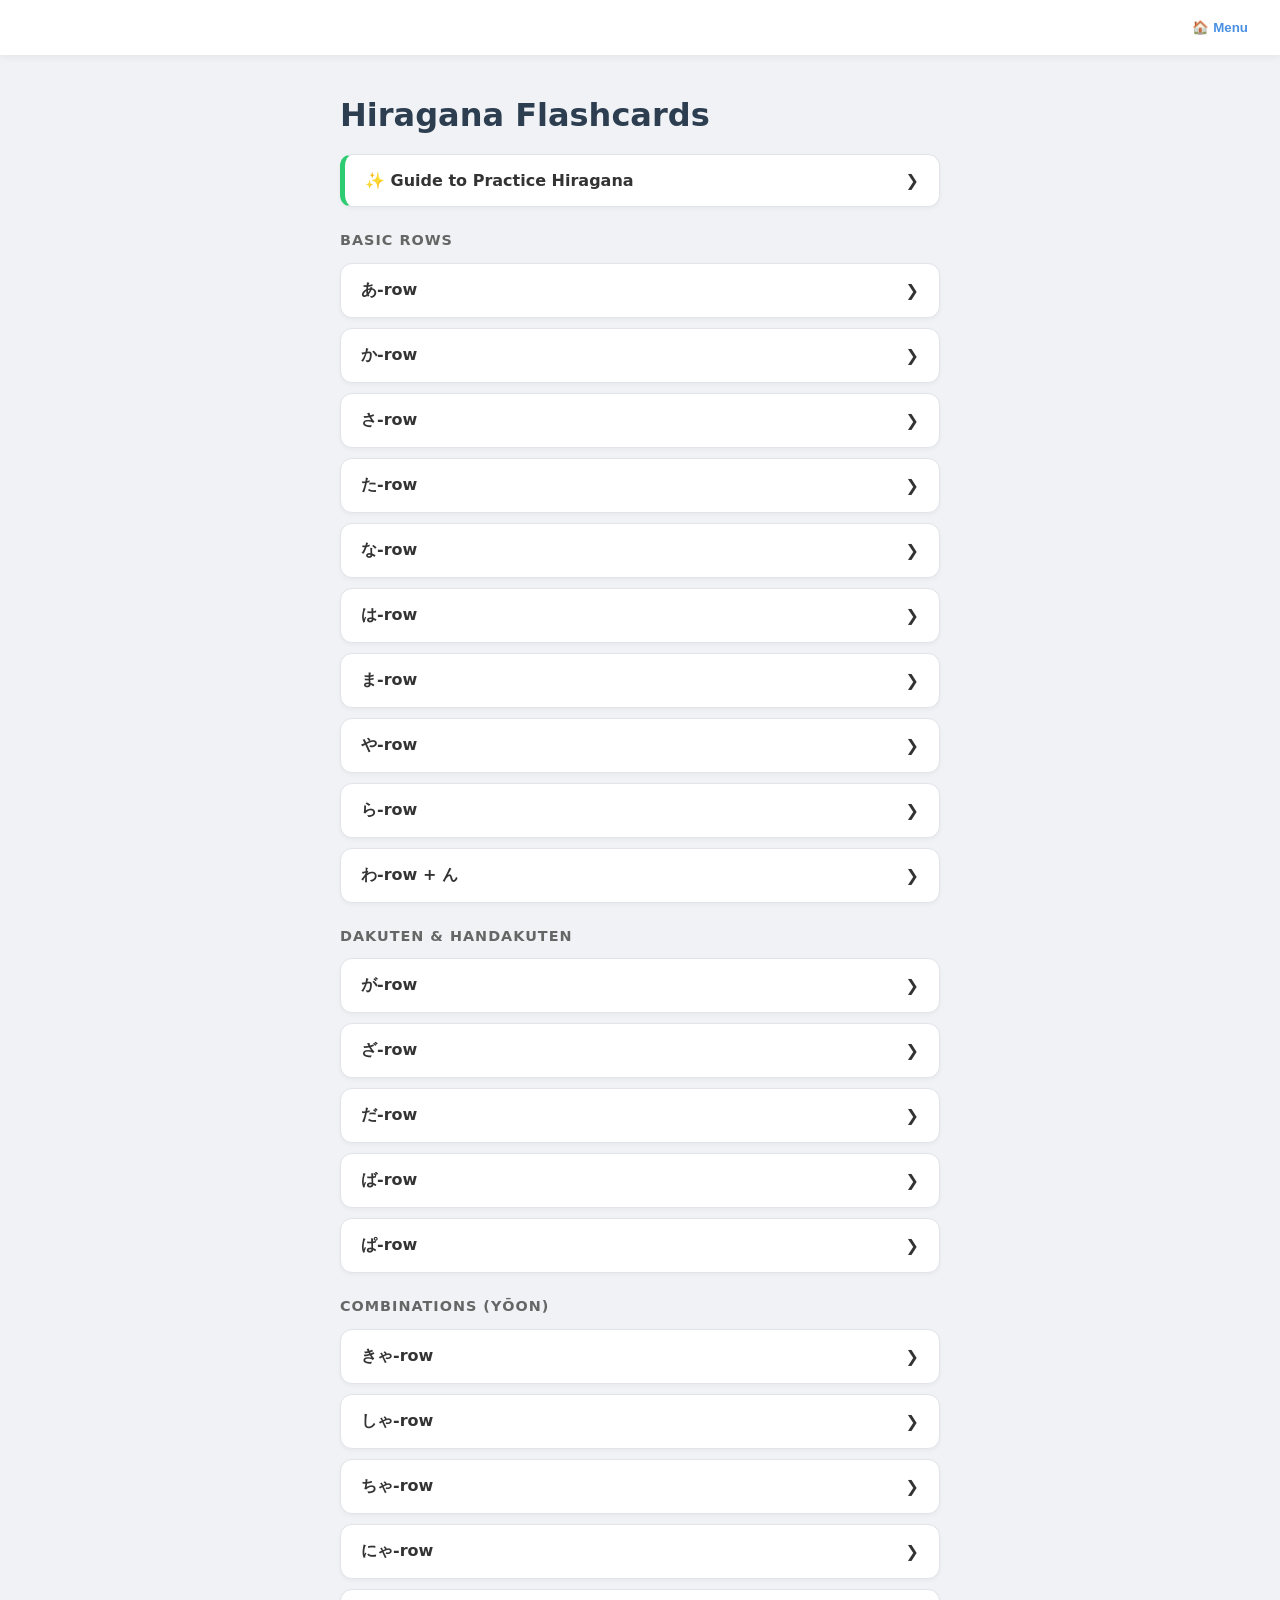
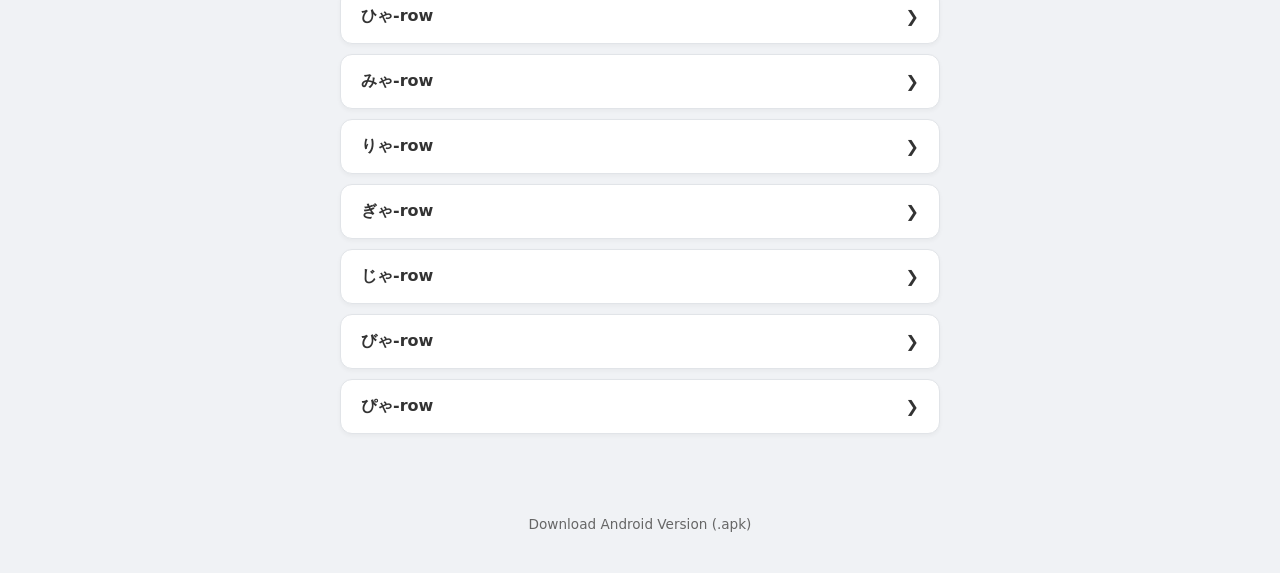
<file: index.html>
<!DOCTYPE html>
<html lang="ja">
<head>
    <meta charset="UTF-8" />
    <meta name="viewport" content="width=device-width, initial-scale=1.0" />
    <title>Learn Hiragana</title>
    <style>
        :root {
            --bg: #f0f2f5;
            --card-bg: #ffffff;
            --primary: #4a90e2;
            --primary-dark: #357abd;
            --text: #333;
            --text-light: #666;
            --accent: #eef5ff;
            --border: #e1e4e8;
            --shadow: 0 4px 12px rgba(0, 0, 0, 0.08);
        }

        * { box-sizing: border-box; }

        body {
            font-family: 'Segoe UI', 'Meiryo', system-ui, -apple-system, sans-serif;
            background-color: var(--bg);
            margin: 0;
            display: flex;
            flex-direction: column;
            align-items: center;
            color: var(--text);
            min-height: 100vh;
        }

        nav {
            width: 100%;
            background: white;
            padding: 12px 20px;
            box-shadow: 0 2px 8px rgba(0,0,0,0.06);
            display: flex;
            justify-content: space-between;
            align-items: center;
            position: sticky;
            top: 0;
            z-index: 1000;
        }

        .nav-btn {
            background: none;
            border: none;
            color: var(--primary);
            font-weight: 600;
            cursor: pointer;
            padding: 8px 12px;
            border-radius: 6px;
            transition: background 0.2s;
            display: flex;
            align-items: center;
            gap: 5px;
        }

        .nav-btn:hover { background: var(--accent); }

        .container {
            width: min(94%, 600px);
            margin: 20px auto;
            display: none;
            animation: fadeIn 0.3s ease-out;
            padding-bottom: 40px;
        }

        @keyframes fadeIn {
            from { opacity: 0; transform: translateY(10px); }
            to { opacity: 1; transform: translateY(0); }
        }

        .active { display: block; }

        h1, h2 { color: #2c3e50; margin-bottom: 20px; }
        h3 { margin-top: 25px; color: var(--text-light); font-size: 0.9rem; text-transform: uppercase; letter-spacing: 1px; }

        .menu-grid {
            display: grid;
            grid-template-columns: 1fr;
            gap: 10px;
        }

        .list-item {
            background: white;
            padding: 16px 20px;
            border-radius: 12px;
            cursor: pointer;
            box-shadow: 0 2px 4px rgba(0,0,0,0.04);
            font-weight: 600;
            display: flex;
            justify-content: space-between;
            align-items: center;
            border: 1px solid var(--border);
            transition: all 0.2s;
        }

        .list-item:hover {
            transform: translateY(-2px);
            border-color: var(--primary);
            box-shadow: var(--shadow);
            background: var(--accent);
        }

        .guide-content {
            background: white;
            padding: 25px;
            border-radius: 15px;
            box-shadow: var(--shadow);
            line-height: 1.6;
        }

        .guide-content h4 { color: var(--primary); margin-top: 20px; margin-bottom: 10px; }
        .guide-content p { margin-bottom: 15px; color: #444; }
        .guide-content ul { padding-left: 20px; }
        .guide-content li { margin-bottom: 10px; }

        .flashcard-wrapper {
            perspective: 1000px;
            height: clamp(450px, 75vh, 600px);
            margin-bottom: 20px;
            overflow: hidden;
        }

        .slide-container {
            width: 100%;
            height: 100%;
            transition: transform 0.4s ease-out;
        }

        .flashcard {
            position: relative;
            width: 100%;
            height: 100%;
            transition: transform 0.6s cubic-bezier(0.4, 0, 0.2, 1);
            transform-style: preserve-3d;
            border-radius: 20px;
            cursor: pointer;
        }

        .flashcard.flipped { transform: rotateY(180deg); }

        .animate-slide-right { animation: slideInFromRight 0.4s ease-out; }
        .animate-slide-left { animation: slideInFromLeft 0.4s ease-out; }

        @keyframes slideInFromRight {
            from { transform: translateX(100%); opacity: 0; }
            to { transform: translateX(0); opacity: 1; }
        }

        @keyframes slideInFromLeft {
            from { transform: translateX(-100%); opacity: 0; }
            to { transform: translateX(0); opacity: 1; }
        }

        .card-face {
            position: absolute;
            width: 100%;
            height: 100%;
            backface-visibility: hidden;
            border-radius: 20px;
            background: white;
            box-shadow: var(--shadow);
            border: 1px solid var(--border);
            display: flex;
            flex-direction: column;
            align-items: center;
            justify-content: center;
            padding: 20px;
        }

        .download-footer {
            margin-top: auto;
            padding: 20px 0 40px 0;
            text-align: center;
            width: 100%;
        }

        .download-link {
            color: var(--text-light);
            text-decoration: none;
            font-size: 0.85rem;
            transition: color 0.2s;
            display: inline-flex;
            align-items: center;
            gap: 5px;
        }

        .download-link:hover {
            color: var(--primary);
            text-decoration: underline;
        }

        .card-front {
            font-size: 8rem;
            font-weight: bold;
            color: #222;
        }

        .card-back {
            transform: rotateY(180deg);
            background: #fdfdfd;
            justify-content: space-between;
        }

        .media-container {
            width: 100%;
            max-width: 250px;
            height: 200px;
            background: #f8f9fa;
            border-radius: 12px;
            display: flex;
            align-items: center;
            justify-content: center;
            overflow: hidden;
            border: 2px dashed #ddd;
            margin-top: 10px;
        }

        .media-container video, .media-container img {
            width: 100%;
            height: 100%;
            object-fit: contain;
        }

        .hint-text {
            position: absolute;
            bottom: 20px;
            font-size: 0.75rem;
            color: #bbb;
            text-transform: uppercase;
            letter-spacing: 2px;
        }

        .reading-value { 
            font-size: 4rem; 
            color: var(--primary); 
            font-weight: bold; 
            text-align: center;
            padding: 0 10px;
        }

        /* NEW STYLES FOR THE BRACKETS */
        .reading-value span.instruction {
            display: block;
            font-size: 1.1rem; /* Much smaller */
            color: #000000;    /* Black color */
            font-weight: normal;
            margin-top: 10px;
        }

        .type-label { font-size: 0.9rem; color: #888; text-transform: uppercase; font-weight: bold; margin-top: 10px; }

        .speak-btn {
            background: var(--primary);
            color: white;
            border: none;
            padding: 12px 30px;
            border-radius: 30px;
            font-size: 1.2rem;
            cursor: pointer;
            transition: transform 0.1s, background 0.2s;
            margin-bottom: 40px;
        }
        .speak-btn:hover { background: var(--primary-dark); }
        .speak-btn:active { transform: scale(0.95); }

        .progress-info {
            text-align: center;
            font-size: 0.9rem;
            color: var(--text-light);
            margin-bottom: 10px;
        }

        .next-row {
            display: grid;
            grid-template-columns: 1fr 1fr 1fr;
            gap: 10px;
        }

        .nav-card-btn {
            padding: 14px;
            background: var(--primary);
            color: white;
            border: none;
            border-radius: 10px;
            cursor: pointer;
            font-weight: 600;
            transition: opacity 0.2s;
        }
        .nav-card-btn.secondary { background: #6c757d; }
        .nav-card-btn.tertiary { background: #2ecc71; }
        .nav-card-btn:active { opacity: 0.8; }

        @media (max-width: 500px) {
            .card-front { font-size: 6rem; }
            .reading-value { font-size: 3rem; }
            .media-container { height: 150px; }
        }
    </style>
</head>
<body>

<nav>
    <button class="nav-btn" id="back-button" onclick="goBack()" style="visibility: hidden;">← Back</button>
    <button class="nav-btn" onclick="showSection('home')">🏠 Menu</button>
</nav>

<div id="home" class="container active">
    <h1>Hiragana Flashcards</h1>
    
    <div class="menu-grid" style="margin-bottom: 20px;">
        <div class="list-item" style="border-left: 5px solid #2ecc71;" onclick="showSection('guide', true)">✨ Guide to Practice Hiragana <span>❯</span></div>
    </div>

    <h3>Basic Rows</h3>
    <div class="menu-grid">
        <div class="list-item" onclick="startFlashcards('A')">あ-row <span>❯</span></div>
        <div class="list-item" onclick="startFlashcards('KA')">か-row <span>❯</span></div>
        <div class="list-item" onclick="startFlashcards('SA')">さ-row <span>❯</span></div>
        <div class="list-item" onclick="startFlashcards('TA')">た-row <span>❯</span></div>
        <div class="list-item" onclick="startFlashcards('NA')">な-row <span>❯</span></div>
        <div class="list-item" onclick="startFlashcards('HA')">は-row <span>❯</span></div>
        <div class="list-item" onclick="startFlashcards('MA')">ま-row <span>❯</span></div>
        <div class="list-item" onclick="startFlashcards('YA')">や-row <span>❯</span></div>
        <div class="list-item" onclick="startFlashcards('RA')">ら-row <span>❯</span></div>
        <div class="list-item" onclick="startFlashcards('WA')">わ-row + ん <span>❯</span></div>
    </div>

    <h3>Dakuten & Handakuten</h3>
    <div class="menu-grid">
        <div class="list-item" onclick="startFlashcards('GA')">が-row <span>❯</span></div>
        <div class="list-item" onclick="startFlashcards('ZA')">ざ-row <span>❯</span></div>
        <div class="list-item" onclick="startFlashcards('DA')">だ-row <span>❯</span></div>
        <div class="list-item" onclick="startFlashcards('BA')">ば-row <span>❯</span></div>
        <div class="list-item" onclick="startFlashcards('PA')">ぱ-row <span>❯</span></div>
    </div>

    <h3>Combinations (Yōon)</h3>
    <div class="menu-grid">
        <div class="list-item" onclick="startFlashcards('KYA')">きゃ-row <span>❯</span></div>
        <div class="list-item" onclick="startFlashcards('SHA')">しゃ-row <span>❯</span></div>
        <div class="list-item" onclick="startFlashcards('CHA')">ちゃ-row <span>❯</span></div>
        <div class="list-item" onclick="startFlashcards('NYA')">にゃ-row <span>❯</span></div>
        <div class="list-item" onclick="startFlashcards('HYA')">ひゃ-row <span>❯</span></div>
        <div class="list-item" onclick="startFlashcards('MYA')">みゃ-row <span>❯</span></div>
        <div class="list-item" onclick="startFlashcards('RYA')">りゃ-row <span>❯</span></div>
        <div class="list-item" onclick="startFlashcards('GYA')">ぎゃ-row <span>❯</span></div>
        <div class="list-item" onclick="startFlashcards('JA')">じゃ-row <span>❯</span></div>
        <div class="list-item" onclick="startFlashcards('BYA')">びゃ-row <span>❯</span></div>
        <div class="list-item" onclick="startFlashcards('PYA')">ぴゃ-row <span>❯</span></div>
    </div>
</div>

<div id="guide" class="container">
    <h2>From Me, Guide to practice Hiragana</h2>
    <div class="guide-content">
        <p>Learning Hiragana is the first step to unlocking the Japanese language! Here are some helpful tips to help you master them quickly and fun!</p>
        <h4>1. Understand the "A-I-U-E-O" Order</h4>
        <p>Japanese follows a very consistent vowel pattern: <strong>A, I, U, E, O</strong>.</p>
        <h4>2. Practice Writing (Stroke Order)</h4>
        <p>Japanese characters are meant to be written in a specific order. Writing them out by hand helps your brain remember the shapes.</p>
        <h4>3. Daily Flashcard Rounds</h4>
        <p>Learn around <strong>5-10</strong> characters per day. Use the <strong>Shuffle</strong> button frequently.</p>
        <p style="text-align:center; font-weight:bold; margin-top:30px; color:var(--primary);">God bless with your studies! You've got this!</p>
    </div>
</div>

<div id="fc-player" class="container">
    <h2 id="category-title">Category</h2>
    <div id="fc-progress" class="progress-info">Card 0 of 0</div>
    <div class="flashcard-wrapper">
        <div id="slide-container" class="slide-container">
            <div class="flashcard" id="card" onclick="flipCard()">
                <div class="card-face card-front">
                    <div id="front-text"></div>
                    <div class="hint-text">Tap to Flip</div>
                </div>
                <div class="card-face card-back">
                    <div class="type-label">Romaji</div>
                    <div class="reading-value" id="reading-text"></div>
                    <div class="media-container" id="media-content"></div>
                    <button class="speak-btn" onclick="speakCurrentCard(event)">Pronunciation</button>
                    <div class="hint-text">Tap to Flip Back</div>
                </div>
            </div>
        </div>
    </div>

    <div class="next-row">
        <button class="nav-card-btn secondary" onclick="previousCard()">← Prev</button>
        <button class="nav-card-btn tertiary" onclick="shuffleCurrentDeck()">Shuffle</button>
        <button class="nav-card-btn" onclick="nextCard()">Next →</button>
    </div>
</div>

<script>
    const allDecks = {
        'A': [{f: "あ", r: "a", v: "videos/あ.gif"}, {f: "い", r: "i", v: "videos/い.gif"}, {f: "う", r: "u", v: "videos/う.gif"}, {f: "え", r: "e", v: "videos/え.gif"}, {f: "お", r: "o", v: "videos/お.gif"}],
        'KA': [{f: "か", r: "ka", v: "videos/か.gif"}, {f: "き", r: "ki", v: "videos/き.gif"}, {f: "く", r: "ku", v: "videos/く.gif"}, {f: "け", r: "ke", v: "videos/け.gif"}, {f: "こ", r: "ko", v: "videos/こ.gif"}],
        'SA': [{f: "さ", r: "sa", v: "videos/さ.gif"}, {f: "し", r: "shi", v: "videos/し.gif"}, {f: "す", r: "su", v: "videos/す.gif"}, {f: "せ", r: "se", v: "videos/せ.gif"}, {f: "そ", r: "so", v: "videos/そ.gif"}],
        'TA': [{f: "た", r: "ta", v: "videos/た.gif"}, {f: "ち", r: "chi", v: "videos/ち.gif"}, {f: "つ", r: "tsu", v: "videos/つ.gif"}, {f: "て", r: "te", v: "videos/て.gif"}, {f: "と", r: "to", v: "videos/to.gif"}],
        'NA': [{f: "な", r: "na", v: "videos/な.gif"}, {f: "に", r: "ni", v: "videos/に.gif"}, {f: "ぬ", r: "nu", v: "videos/ぬ.gif"}, {f: "ね", r: "ne", v: "videos/ね.gif"}, {f: "の", r: "no", v: "videos/の.gif"}],
        'HA': [{f: "は", r: "ha", v: "videos/は.gif"}, {f: "ひ", r: "hi", v: "videos/ひ.gif"}, {f: "ふ", r: "fu", v: "videos/ふ.gif"}, {f: "へ", r: "he", v: "videos/へ.gif"}, {f: "ほ", r: "ho", v: "videos/ほ.gif"}],
        'MA': [{f: "ま", r: "ma", v: "videos/ま.gif"}, {f: "み", r: "mi", v: "videos/み.gif"}, {f: "む", r: "mu", v: "videos/む.gif"}, {f: "め", r: "me", v: "videos/め.gif"}, {f: "も", r: "mo", v: "videos/も.gif"}],
        'YA': [{f: "や", r: "ya", v: "videos/や.gif"}, {f: "ゆ", r: "yu", v: "videos/ゆ.gif"}, {f: "よ", r: "yo", v: "videos/よ.gif"}],
        'RA': [{f: "ら", r: "ra", v: "videos/ら.gif"}, {f: "り", r: "ri", v: "videos/り.gif"}, {f: "る", r: "ru", v: "videos/る.gif"}, {f: "れ", r: "re", v: "videos/れ.gif"}, {f: "ろ", r: "ro", v: "videos/ろ.gif"}],
        'WA': [{f: "わ", r: "wa", v: "videos/わ.gif"}, {f: "を", r: "wo", v: "videos/を.gif"}, {f: "ん", r: "n", v: "videos/ん.gif"}],
        'GA': [
            {f: "が", r: "ga (Write か, then add '')", v: "videos/か.gif"},
            {f: "ぎ", r: "gi (Write き, then add '')", v: "videos/き.gif"},
            {f: "ぐ", r: "gu (Write く, then add '')", v: "videos/く.gif"},
            {f: "げ", r: "ge (Write け, then add '')", v: "videos/け.gif"},
            {f: "ご", r: "go (Write こ, then add '')", v: "videos/こ.gif"}
        ],
        'ZA': [
            {f: "ざ", r: "za (Write さ, then add '')", v: "videos/さ.gif"},
            {f: "じ", r: "ji (Write し, then add '')", v: "videos/し.gif"},
            {f: "ず", r: "zu (Write す, then add '')", v: "videos/す.gif"},
            {f: "ぜ", r: "ze (Write せ, then add '')", v: "videos/せ.gif"},
            {f: "ぞ", r: "zo (Write そ, then add '')", v: "videos/そ.gif"}
        ],
        'DA': [
            {f: "だ", r: "da (Write た, then add '')", v: "videos/た.gif"},
            {f: "ぢ", r: "ji (Write ち, then add '')", v: "videos/ち.gif"},
            {f: "づ", r: "zu (Write つ, then add '')", v: "videos/つ.gif"},
            {f: "で", r: "de (Write て, then add '')", v: "videos/て.gif"},
            {f: "ど", r: "do (Write と, then add '')", v: "videos/と.gif"}
        ],
        'BA': [
            {f: "ば", r: "ba (Write は, then add '')", v: "videos/は.gif"},
            {f: "び", r: "bi (Write ひ, then add '')", v: "videos/ひ.gif"},
            {f: "ぶ", r: "bu (Write ふ, then add '')", v: "videos/ふ.gif"},
            {f: "べ", r: "be (Write へ, then add '')", v: "videos/へ.gif"},
            {f: "ぼ", r: "bo (Write ほ, then add '')", v: "videos/ほ.gif"}
        ],
        'PA': [
            {f: "ぱ", r: "pa (Write は, then add ゜)", v: "videos/は.gif"},
            {f: "ぴ", r: "pi (Write ひ, then add ゜)", v: "videos/ひ.gif"},
            {f: "ぷ", r: "pu (Write ふ, then add ゜)", v: "videos/ふ.gif"},
            {f: "ぺ", r: "pe (Write へ, then add ゜)", v: "videos/へ.gif"},
            {f: "ぽ", r: "po (Write ほ, then add ゜)", v: "videos/ほ.gif"}
        ],
        'KYA': [
            {f: "きゃ", r: "kya (Write き, then add small ゃ)", v: "videos/き.gif"},
            {f: "きゅ", r: "kyu (Write き, then add small ゅ)", v: "videos/き.gif"},
            {f: "きょ", r: "kyo (Write き, then add small ょ)", v: "videos/き.gif"}
        ],
        'SHA': [
            {f: "しゃ", r: "sha (Write し, then add small ゃ)", v: "videos/し.gif"},
            {f: "しゅ", r: "shu (Write し, then add small ゅ)", v: "videos/し.gif"},
            {f: "しょ", r: "sho (Write し, then add small ょ)", v: "videos/し.gif"}
        ],
        'CHA': [
            {f: "ちゃ", r: "cha (Write ち, then add small ゃ)", v: "videos/ち.gif"},
            {f: "ちゅ", r: "chu (Write ち, then add small ゅ)", v: "videos/ち.gif"},
            {f: "ちょ", r: "cho (Write ち, then add small ょ)", v: "videos/ち.gif"}
        ],
        'NYA': [
            {f: "にゃ", r: "nya (Write に, then add small ゃ)", v: "videos/に.gif"},
            {f: "にゅ", r: "nyu (Write に, then add small ゅ)", v: "videos/に.gif"},
            {f: "にょ", r: "nyo (Write に, then add small ょ)", v: "videos/に.gif"}
        ],
        'HYA': [
            {f: "ひゃ", r: "hya (Write ひ, then add small ゃ)", v: "videos/ひ.gif"},
            {f: "ひゅ", r: "hyu (Write ひ, then add small ゅ)", v: "videos/ひ.gif"},
            {f: "ひょ", r: "hyo (Write ひ, then add small ょ)", v: "videos/ひ.gif"}
        ],
        'MYA': [
            {f: "みゃ", r: "mya (Write み, then add small ゃ)", v: "videos/み.gif"},
            {f: "みゅ", r: "myu (Write み, then add small ゅ)", v: "videos/み.gif"},
            {f: "みょ", r: "myo (Write み, then add small ょ)", v: "videos/み.gif"}
        ],
        'RYA': [
            {f: "りゃ", r: "rya (Write り, then add small ゃ)", v: "videos/り.gif"},
            {f: "りゅ", r: "ryu (Write り, then add small ゅ)", v: "videos/り.gif"},
            {f: "りょ", r: "ryo (Write り, then add small ょ)", v: "videos/り.gif"}
        ],
        'GYA': [
            {f: "ぎゃ", r: "gya (Write き, then add '' and small ゃ)", v: "videos/き.gif"},
            {f: "ぎゅ", r: "gyu (Write き, then add '' and small ゅ)", v: "videos/き.gif"},
            {f: "ぎょ", r: "gyo (Write き, then add '' and small ょ)", v: "videos/き.gif"}
        ],
        'JA': [
            {f: "じゃ", r: "ja (Write し, then add '' and small ゃ)", v: "videos/し.gif"},
            {f: "じゅ", r: "ju (Write し, then add '' and small ゅ)", v: "videos/し.gif"},
            {f: "じょ", r: "jo (Write し, then add '' and small ょ)", v: "videos/し.gif"}
        ],
        'BYA': [
            {f: "びゃ", r: "bya (Write ひ, then add '' and small ゃ)", v: "videos/ひ.gif"},
            {f: "びゅ", r: "byu (Write ひ, then add '' and small ゅ)", v: "videos/ひ.gif"},
            {f: "びょ", r: "byo (Write ひ, then add '' and small ょ)", v: "videos/ひ.gif"}
        ],
        'PYA': [
            {f: "ぴゃ", r: "pya (Write ひ, then add ゜ and small ゃ)", v: "videos/ひ.gif"},
            {f: "ぴゅ", r: "pyu (Write ひ, then add ゜ and small ゅ)", v: "videos/ひ.gif"},
            {f: "ぴょ", r: "pyo (Write ひ, then add ゜ and small ょ)", v: "videos/ひ.gif"}
        ]
    };

    let navHistory = ['home'];
    let currentDeck = [];
    let currentIdx = 0;
    let currentDeckOrder = [];

    const rowNameMap = { 
        'A': 'あ', 'KA': 'か', 'SA': 'さ', 'TA': 'た', 'NA': 'な', 'HA': 'は', 'MA': 'ま', 'YA': 'や', 'RA': 'ら', 'WA': 'わ',
        'GA': 'が', 'ZA': 'ざ', 'DA': 'だ', 'BA': 'ば', 'PA': 'ぱ',
        'KYA': 'きゃ', 'SHA': 'しゃ', 'CHA': 'ちゃ', 'NYA': 'にゃ', 'HYA': 'ひゃ', 'MYA': 'みゃ', 'RYA': 'りゃ', 'GYA': 'ぎゃ', 'JA': 'じゃ', 'BYA': 'びゃ', 'PYA': 'ぴゃ'
    };

    function showSection(id, push = false) {
        const card = document.getElementById('card');
        if (card) card.classList.remove('flipped');
        document.querySelectorAll('.container').forEach(c => c.classList.remove('active'));
        const target = document.getElementById(id);
        if(target) target.classList.add('active');
        if (id === 'home') navHistory = ['home'];
        else if (push) navHistory.push(id);
        updateBackBtn();
        window.scrollTo(0,0);
        if (window.speechSynthesis) window.speechSynthesis.cancel();
    }

    function goBack() {
        if (navHistory.length <= 1) return;
        navHistory.pop();
        showSection(navHistory[navHistory.length - 1], false);
    }

    function updateBackBtn() {
        document.getElementById('back-button').style.visibility = navHistory.length > 1 ? 'visible' : 'hidden';
    }

    function startFlashcards(row) {
        currentDeck = allDecks[row] || [];
        currentDeckOrder = Array.from(Array(currentDeck.length).keys());
        currentIdx = 0;
        const hiraName = rowNameMap[row] || row;
        document.getElementById('category-title').innerText = hiraName + "-row";
        updateFlashcardUI();
        showSection('fc-player', true);
    }

    function flipCard() {
        document.getElementById('card').classList.toggle('flipped');
    }

    function applySlideAnimation(direction) {
        const slider = document.getElementById('slide-container');
        const className = direction === 'next' ? 'animate-slide-right' : 'animate-slide-left';
        slider.classList.remove('animate-slide-right', 'animate-slide-left');
        void slider.offsetWidth; 
        slider.classList.add(className);
    }

    function changeCard(offset, direction) {
        if (currentDeck.length === 0) return;
        const card = document.getElementById('card');
        card.classList.remove('flipped');
        setTimeout(() => {
            currentIdx = (currentIdx + offset + currentDeck.length) % currentDeck.length;
            updateFlashcardUI();
            applySlideAnimation(direction);
        }, 150);
    }

    function nextCard() { changeCard(1, 'next'); }
    function previousCard() { changeCard(-1, 'prev'); }

    function shuffleCurrentDeck() {
        for (let i = currentDeckOrder.length - 1; i > 0; i--) {
            const j = Math.floor(Math.random() * (i + 1));
            [currentDeckOrder[i], currentDeckOrder[j]] = [currentDeckOrder[j], currentDeckOrder[i]];
        }
        currentIdx = 0;
        document.getElementById('card').classList.remove('flipped');
        updateFlashcardUI();
        applySlideAnimation('next');
    }

    function updateFlashcardUI() {
        const item = currentDeck[currentDeckOrder[currentIdx]];
        document.getElementById('fc-progress').innerText = `Card ${currentIdx + 1} of ${currentDeck.length}`;
        document.getElementById('front-text').innerText = item.f;
        
        // LOGIC: Replace text in brackets with a styled span
        let rawText = item.r;
        let formattedText = rawText.replace(/\(([^)]+)\)/g, '<span class="instruction">($1)</span>');
        document.getElementById('reading-text').innerHTML = formattedText;
        
        const mediaCont = document.getElementById('media-content');
        mediaCont.innerHTML = "";

        if (item.v) {
            const isVideo = item.v.endsWith('.mp4') || item.v.endsWith('.webm') || item.v.includes('.gif');
            if (item.v.endsWith('.gif')) {
                const img = document.createElement('img');
                img.src = item.v;
                mediaCont.appendChild(img);
            } else {
                const video = document.createElement('video');
                video.src = item.v;
                video.autoplay = true;
                video.loop = true;
                video.muted = true;
                video.playsInline = true;
                video.addEventListener('timeupdate', function() {
                    if (this.currentTime < 1) this.currentTime = 1;
                });
                mediaCont.appendChild(video);
            }
            mediaCont.style.borderStyle = "solid";
        } else {
            mediaCont.innerHTML = "<span style='color:#ccc; font-size:0.8rem;'>Video placeholder</span>";
            mediaCont.style.borderStyle = "dashed";
        }
    }

    function speakCurrentCard(event) {
        event.stopPropagation(); 
        const item = currentDeck[currentDeckOrder[currentIdx]];
        if (!window.speechSynthesis) return;
        window.speechSynthesis.cancel(); 
        const utterance = new SpeechSynthesisUtterance(item.f);
        utterance.lang = 'ja-JP';
        utterance.rate = 0.85;
        window.speechSynthesis.speak(utterance);
    }
</script>
<footer class="download-footer">
    <a href="https://drive.google.com/drive/folders/1XevW-tc7uBlaNBv57vXpUlSosi3Y1B3e?usp=sharing" class="download-link">
        Download Android Version (.apk)
    </a>
</footer>
</body>
</html>
</file>
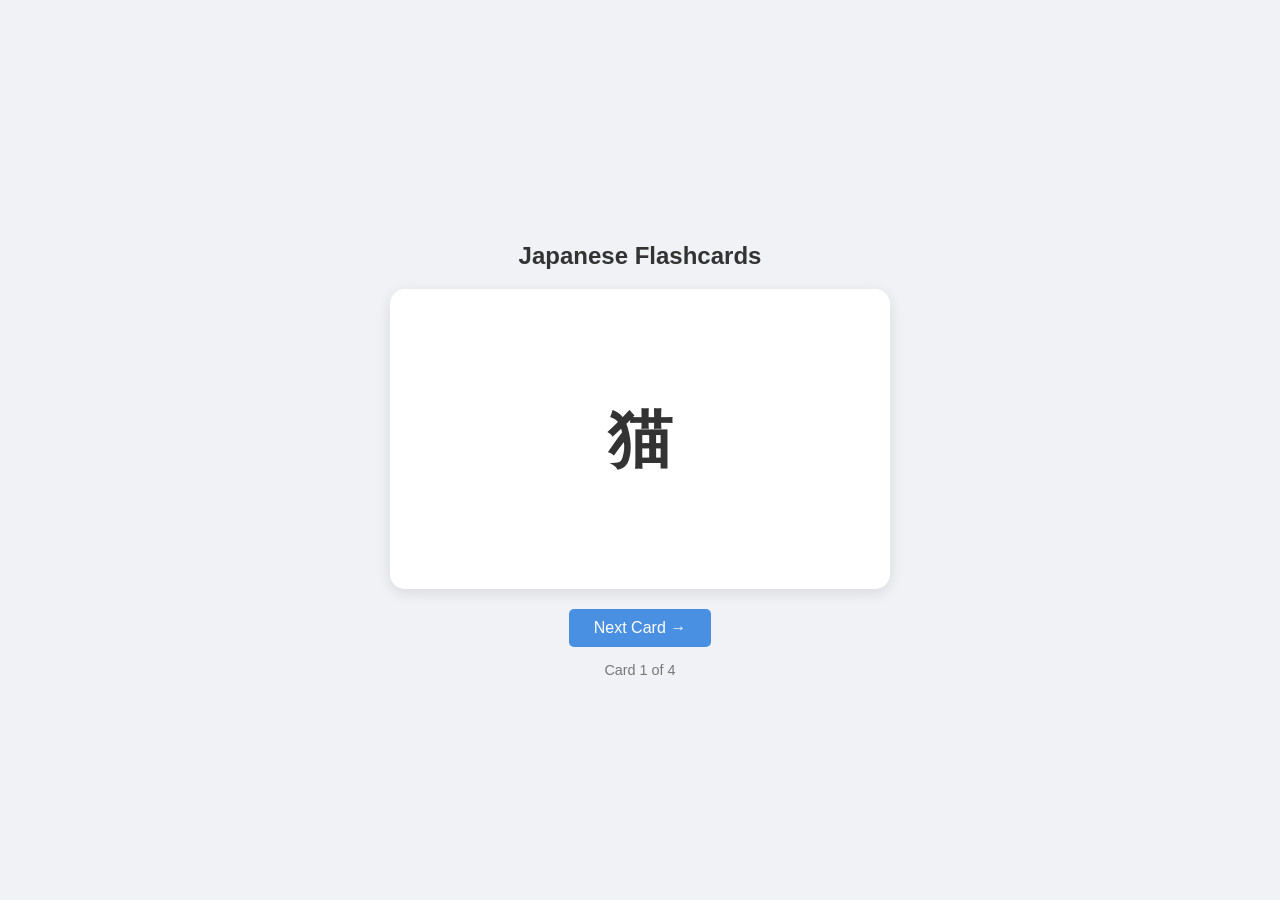
<file: japanese_cards.html>
<!DOCTYPE html>
<html lang="en">
<head>
    <meta charset="UTF-8">
    <meta name="viewport" content="width=device-width, initial-scale=1.0">
    <title>Japanese Flashcards</title>
    <style>
        :root {
            --bg: #f0f2f5;
            --card-bg: #ffffff;
            --primary: #4a90e2;
            --text: #333;
        }

        body {
            font-family: 'Segoe UI', Tahoma, Geneva, Verdana, sans-serif;
            background-color: var(--bg);
            display: flex;
            flex-direction: column;
            align-items: center;
            justify-content: center;
            height: 100vh;
            margin: 0;
            color: var(--text);
        }

        .container {
            text-align: center;
            width: 90%;
            max-width: 500px;
        }

        /* Flashcard Container */
        .flashcard-wrapper {
            perspective: 1000px;
            width: 100%;
            height: 300px;
            cursor: pointer;
            margin-bottom: 20px;
        }

        .flashcard {
            position: relative;
            width: 100%;
            height: 100%;
            transition: transform 0.6s;
            transform-style: preserve-3d;
            box-shadow: 0 4px 15px rgba(0,0,0,0.1);
            border-radius: 15px;
        }

        /* Flip effect */
        .flashcard.flipped {
            transform: rotateY(180deg);
        }

        .card-face {
            position: absolute;
            width: 100%;
            height: 100%;
            backface-visibility: hidden;
            display: flex;
            flex-direction: column;
            align-items: center;
            justify-content: center;
            border-radius: 15px;
            background: var(--card-bg);
            padding: 20px;
            box-sizing: border-box;
        }

        .card-front {
            font-size: 4rem;
            font-weight: bold;
        }

        .card-back {
            transform: rotateY(180deg);
            background-color: #fcfcfc;
        }

        .reading { font-size: 1.5rem; color: #666; margin-bottom: 10px; }
        .meaning { font-size: 2rem; color: var(--primary); font-weight: bold; }

        /* Controls */
        button {
            padding: 10px 25px;
            font-size: 1rem;
            border: none;
            border-radius: 5px;
            background-color: var(--primary);
            color: white;
            cursor: pointer;
            transition: opacity 0.2s;
        }

        button:hover { opacity: 0.9; }
        .counter { margin-top: 15px; color: #777; font-size: 0.9rem; }
    </style>
</head>
<body>

<div class="container">
    <h2>Japanese Flashcards</h2>
    
    <div class="flashcard-wrapper" onclick="flipCard()">
        <div class="flashcard" id="card">
            <div class="card-face card-front">
                <div id="front-text">こんにちは</div>
            </div>
            <div class="card-face card-back">
                <div class="reading" id="reading-text">Konnichiwa</div>
                <div class="meaning" id="back-text">Hello</div>
            </div>
        </div>
    </div>

    <button onclick="nextCard()">Next Card →</button>
    <div class="counter" id="counter">Card 1 of 3</div>
</div>

<script>
    // 1. Your Data: Add more cards here!
    const deck = [
        { front: "猫", reading: "ねこ (Neko)", back: "Cat" },
        { front: "食べる", reading: "たべる (Taberu)", back: "To eat" },
        { front: "水", reading: "みず (Mizu)", back: "Water" },
        { front: "先生", reading: "せんせい (Sensei)", back: "Teacher" }
    ];

    let currentIndex = 0;
    const cardElement = document.getElementById('card');
    const frontText = document.getElementById('front-text');
    const backText = document.getElementById('back-text');
    const readingText = document.getElementById('reading-text');
    const counterText = document.getElementById('counter');

    // 2. Flip Logic
    function flipCard() {
        cardElement.classList.toggle('flipped');
    }

    // 3. Navigation Logic
    function nextCard() {
        // Reset flip state first
        cardElement.classList.remove('flipped');

        // Small delay to let the card flip back before changing text
        setTimeout(() => {
            currentIndex = (currentIndex + 1) % deck.length;
            updateUI();
        }, 150);
    }

    function updateUI() {
        const cardData = deck[currentIndex];
        frontText.innerText = cardData.front;
        readingText.innerText = cardData.reading;
        backText.innerText = cardData.back;
        counterText.innerText = `Card ${currentIndex + 1} of ${deck.length}`;
    }

    // Initialize the first card
    updateUI();
</script>

</body>
</html>
</file>
